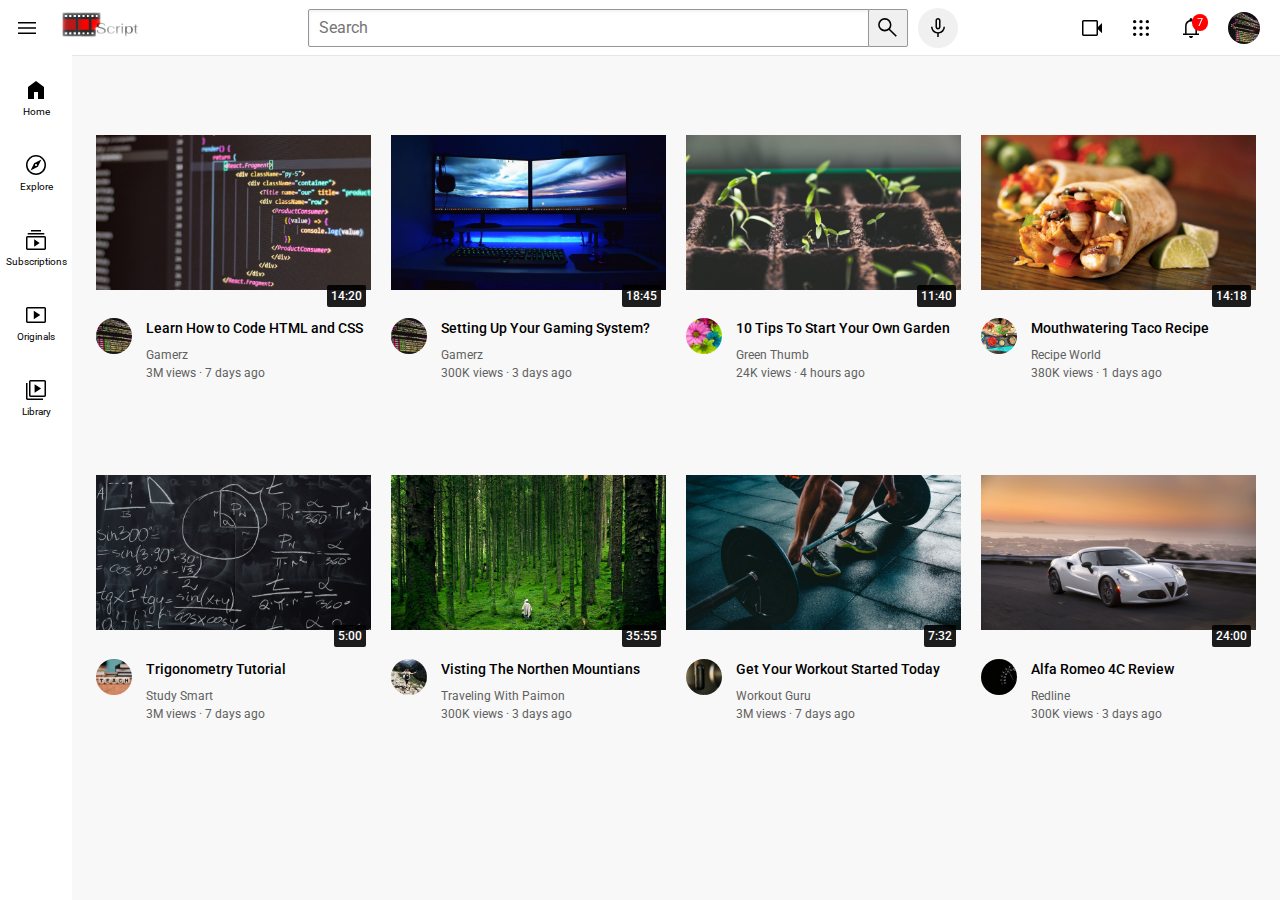
<file: index.html>
<!DOCTYPE html>
<html lang="en">
<head>
    <meta charset="UTF-8">
    <meta http-equiv="X-UA-Compatible" content="IE=edge">
    <meta name="viewport" content="width=device-width, initial-scale=1.0">
    <link rel="stylesheet" href="styles/main.css">
    <link rel="stylesheet" href="styles/header.css">
    <link rel="stylesheet" href="styles/video.css">
    <link rel="stylesheet" href="styles/side-bar.css">
    <link rel="apple-touch-icon" sizes="180x180" href="logo/apple-touch-icon.png">
    <link rel="icon" type="image/png" sizes="32x32" href="logo/favicon-32x32.png">
    <link rel="icon" type="image/png" sizes="16x16" href="logo/favicon-16x16.png">
    <title>Script</title>
</head>
<body>
    <header class="header">
        <div class="left-section">
            <div class="menu-container">
                <img class="hambuger-menu" src="icons/menu.svg" alt="hambuger-menu">
                <div class="tooltip">Menu</div>  
            </div>
            <div>
                <img src="logo/Logo.png" alt="">
            </div>            
        </div>
        <div class="middle-section">
            <input class="search-bar" type="text" placeholder="Search">
            <button class="search">
                <img class="search-icon" src="icons/search.svg" alt="search">
                <div class="tooltip">Search</div>
            </button>
            <button class="mic">
                <img class="mic-icon" src="icons/mic.svg" alt="mic">
                <div class="tooltip">Search with your voice</div>
            </button>
        </div>
        <div class="right-section">  
            <div class="uploads">
                <img class="videocam" src="icons/videocam.svg" alt="videocam">
                <div class="tooltip">Create</div>
            </div>
            <div class="apps-button">
                <img class="apps" src="icons/apps.svg" alt="apps">
                <div class="tooltip">Apps</div>
            </div>            
            <div class="notifications-container">
                <img class="notifications" src="icons/notifications.svg" alt="notifications">
                <div class="notifications-count">7</div>
                <div class="tooltip">Notifications</div>
            </div> 
            <div class="current-user-picture-container">
                <img class="current-user-picture" src="channel-imgs/4.jpg" alt="">
                <div class="tooltip">Your Profile</div>
            </div>           
            
        </div>        
    </header>
    <nav class="side-bar">
        <div class="sidebar-links">
            <img src="icons/home.svg" alt="">
            <div>Home</div>
        </div>
        <div class="sidebar-links">
            <img src="icons/explore.svg" alt="">
            <div>Explore</div>
        </div>
        <div class="sidebar-links">
            <img src="icons/subscriptions.svg" alt="">
            <div>Subscriptions</div>
        </div>
        <div class="sidebar-links">
            <img src="icons/smart-display.svg" alt="">
            <div>Originals</div>
        </div>
        <div class="sidebar-links">
            <img src="icons/video-library.svg" alt="">
            <div>Library</div>
        </div>
    </nav>
    <main>
        <section class="video-grid">
            <div class="video-preview">
                <a href="">
                    <div class="video-thumbnail">
                        <img src="imgs/coding.jpg" alt="coding.jpg">
                        <div class="video-time">
                            14:20
                        </div>
                    </div>
                    
                    <div class="video-info-grid">
                        <div class="channel-imgs">
                            <img src="channel-imgs/4.jpg" alt="">
                        </div>
                        <div class="video-info">
                            <p class="video-title">Learn How to Code HTML and CSS</p>
                            <p class="video-author">Gamerz</p>
                            <p class="video-stats">3M views &#183; 7 days ago</p>
                        </div>
                    </div>
                </a>                
            </div>    
            <div class="video-preview">
                <a href="">
                    <div class="video-thumbnail">
                        <img src="imgs/computers.jpg" alt="computers.jpg">
                        <div class="video-time">
                            18:45
                        </div>
                    </div>
                    <div class="video-info-grid">
                        <div class="channel-imgs">
                            <img src="channel-imgs/4.jpg" alt="">
                        </div>
                        <div class="video-info">
                            <p class="video-title">Setting Up Your Gaming System?</p>
                            <p class="video-author">Gamerz</p>
                            <p class="video-stats">300K views &#183; 3 days ago</p>
                        </div>
                    </div>
                </a>                
            </div>    
            <div class="video-preview">
                <a href="">
                    <div class="video-thumbnail">
                        <img src="imgs/gardening.jpg" alt="gardening.jpg">
                        <div class="video-time">
                            11:40
                        </div>
                    </div>
                    <div class="video-info-grid">
                        <div class="channel-imgs">
                            <img src="channel-imgs/6.jpg" alt="">
                        </div>
                        <div class="video-info">
                            <p class="video-title">10 Tips To Start Your Own Garden</p>
                            <p class="video-author">Green Thumb</p>
                            <p class="video-stats">24K views &#183; 4 hours ago</p>
                        </div>
                    </div>
                </a>                
            </div>    
            <div class="video-preview">
                <a href="">
                    <div class="video-thumbnail">
                        <img src="imgs/tacos.jpg" alt="tacos.jpg">
                        <div class="video-time">
                            14:18
                        </div>
                    </div>
                    <div class="video-info-grid">
                        <div class="channel-imgs">
                            <img src="channel-imgs/7.jpg" alt="">
                        </div>
                        <div class="video-info">
                            <p class="video-title">Mouthwatering Taco Recipe</p>
                            <p class="video-author">Recipe World</p>
                            <p class="video-stats">380K views &#183; 1 days ago</p>
                        </div>
                    </div>
                </a>                
            </div>    
            <div class="video-preview">
                <a href="">
                    <div class="video-thumbnail">
                        <img src="imgs/trigonometry.jpg" alt="trigonometry.jpg">
                        <div class="video-time">
                            5:00
                        </div>
                    </div>
                    <div class="video-info-grid">
                        <div class="channel-imgs">
                            <img src="channel-imgs/5.jpg" alt="">
                        </div>
                        <div class="video-info">
                            <p class="video-title">Trigonometry Tutorial</p>
                            <p class="video-author">Study Smart</p>
                            <p class="video-stats">3M views &#183; 7 days ago</p>
                        </div>
                    </div>
                </a>                
            </div>    
            <div class="video-preview">
                <a href="">
                    <div class="video-thumbnail">
                        <img src="imgs/woods.jpg" alt="woods.jpg">
                        <div class="video-time">
                            35:55
                        </div>
                    </div>
                    <div class="video-info-grid">
                        <div class="channel-imgs">
                            <img src="channel-imgs/2.jpg" alt="">
                        </div>
                        <div class="video-info">
                            <p class="video-title">Visting The Northen Mountians</p>
                            <p class="video-author">Traveling With Paimon</p>
                            <p class="video-stats">300K views &#183; 3 days ago</p>
                        </div>
                    </div>
                </a>                
            </div>
            <div class="video-preview">
                <a href="">
                    <div class="video-thumbnail">
                        <img src="imgs/workout.jpg" alt="workout.jpg">
                        <div class="video-time">
                            7:32
                        </div>
                    </div>
                    <div class="video-info-grid">
                        <div class="channel-imgs">
                            <img src="channel-imgs/1.jpg" alt="">
                        </div>
                        <div class="video-info">
                            <p class="video-title">Get Your Workout Started Today</p>
                            <p class="video-author">Workout Guru</p>
                            <p class="video-stats">3M views &#183; 7 days ago</p>
                        </div>
                    </div>
                </a>                
            </div>    
            <div class="video-preview">
                <a href="">
                    <div class="video-thumbnail">
                        <img src="imgs/Alfa Romeo 4C (2).jpg" alt="Alfa Romeo 4C (2).jpg">
                        <div class="video-time">
                            24:00
                        </div>
                    </div>
                    <div class="video-info-grid">
                        <div class="channel-imgs">
                            <img src="channel-imgs/3.jpg" alt="">
                        </div>
                        <div class="video-info">
                            <p class="video-title">Alfa Romeo 4C Review</p>
                            <p class="video-author">Redline</p>
                            <p class="video-stats">300K views &#183; 3 days ago</p>
                        </div>
                    </div>
                </a>                
            </div>
        </section> 
    </main>
</body>
</html>
</file>
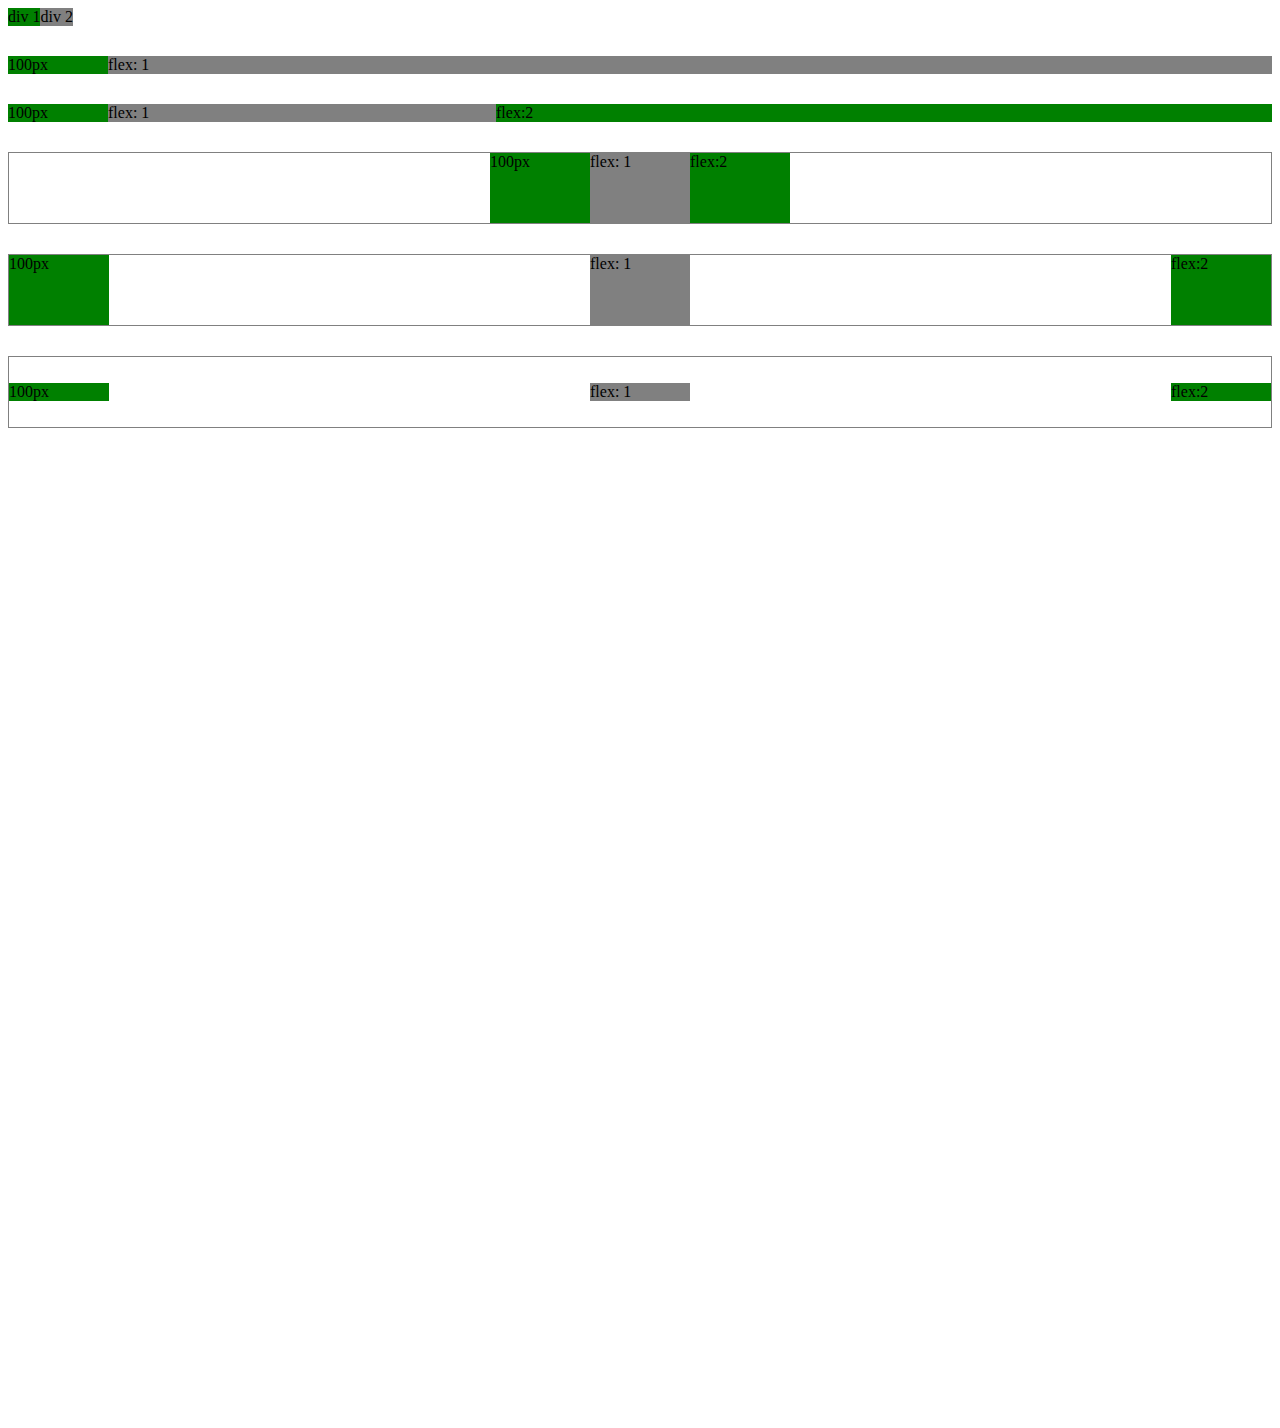
<file: flexbox.html>
<!DOCTYPE html>
<html lang="en">
<head>
    <meta charset="UTF-8">
    <meta http-equiv="X-UA-Compatible" content="IE=edge">
    <meta name="viewport" content="width=device-width, initial-scale=1.0">
    <title>Flexbox Practice</title>
</head>
<body style="margin-bottom: 1000px;">
    <div style="
        display: flex;
        flex-direction: row;
    ">
        <div style="background-color: green;">div 1</div>
        <div style="background-color: grey;">div 2</div>
    </div>    
    <div style="
        display: flex;
        flex-direction: row;
        margin-top: 30px;
    ">
        <div style="background-color: green;
        width: 100px;
        ">100px</div>
        <div style="background-color: grey;
        flex: 1;
        ">flex: 1</div>
    </div>
    <div style="
        display: flex;
        flex-direction: row;
        margin-top: 30px;
    ">
        <div style="background-color: green;
        width: 100px;
        ">100px</div>
        <div style="background-color: grey;
        flex: 1;
        ">flex: 1</div>
        <div style="background-color: green;
        flex: 2;
        ">flex:2</div>
    </div>
    <div style="
        height: 70px;
        border: solid grey 1px;
        display: flex;
        flex-direction: row;
        margin-top: 30px;
        justify-content: center;
    ">
        <div style="background-color: green;
        width: 100px;
        ">100px</div>
        <div style="background-color: grey;
        width: 100px;
        ">flex: 1</div>
        <div style="background-color: green;
        width: 100px;
        ">flex:2</div>
    </div>
    <div style="
        height: 70px;
        border: solid grey 1px;
        display: flex;
        flex-direction: row;
        margin-top: 30px;
        justify-content: space-between;
    ">
        <div style="background-color: green;
        width: 100px;
        ">100px</div>
        <div style="background-color: grey;
        width: 100px;
        ">flex: 1</div>
        <div style="background-color: green;
        width: 100px;
        ">flex:2</div>
    </div>
    <div style="
        height: 70px;
        border: solid grey 1px;
        display: flex;
        flex-direction: row;
        margin-top: 30px;
        justify-content: space-between;
        align-items: center;
    ">
        <div style="background-color: green;
        width: 100px;
        ">100px</div>
        <div style="background-color: grey;
        width: 100px;
        ">flex: 1</div>
        <div style="background-color: green;
        width: 100px;
        ">flex:2</div>
    </div>
</body>
</html>
</file>
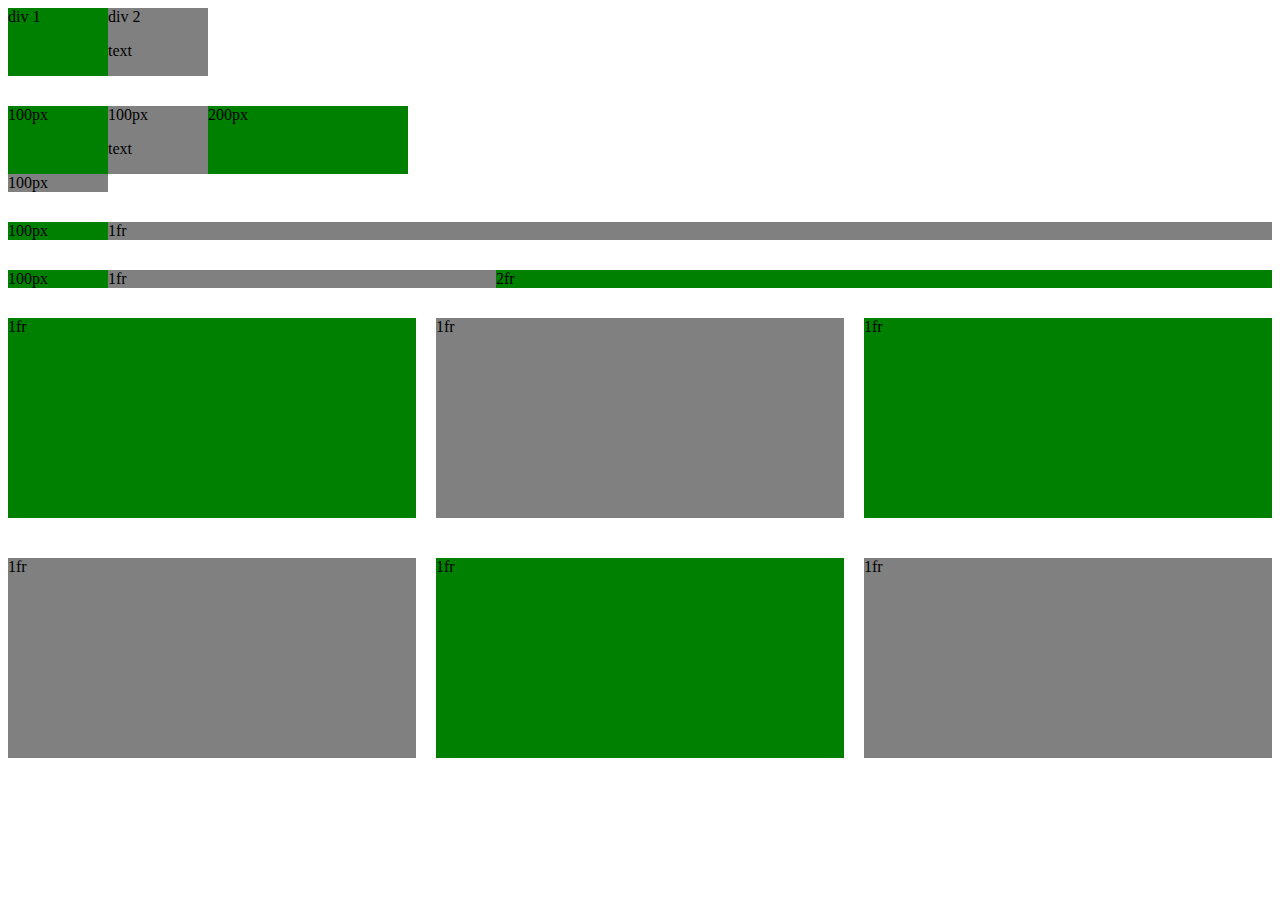
<file: grid.html>
<!DOCTYPE html>
<html lang="en">
<head>
    <meta charset="UTF-8">
    <meta http-equiv="X-UA-Compatible" content="IE=edge">
    <meta name="viewport" content="width=device-width, initial-scale=1.0">
    <title>Grid Work</title>
</head>
<body style="padding: bottom 1000px;">
    <div style="
        display: grid;            
        grid-template-columns: 100px 100px;
    ">
        <div style="background-color: green;">div 1</div>
        <div style="background-color: grey;">div 2<p>text</p></div>
    </div>
    <div style="
        margin-top: 30px;
        display: grid; 
        grid-template-columns: 100px 100px 200px;
    ">
        <div style="background-color: green;">100px</div>
        <div style="background-color: grey;">100px<p>text</p></div>
        <div style="background-color: green;">200px</div>
        <div style="background-color: grey;">100px</div>
    </div>
    <div style="
        margin-top: 30px;
        display: grid; 
        grid-template-columns: 100px 1fr;
    ">
        <div style="background-color: green;">100px</div>
        <div style="background-color: grey;">1fr</div>
    </div>
    <div style="
        margin-top: 30px;
        display: grid; 
        grid-template-columns: 100px 1fr 2fr;
    ">
        <div style="background-color: green;">100px</div>
        <div style="background-color: grey;">1fr</div>
        <div style="background-color: green;">2fr</div>
    </div>
    <div style="
        margin-top: 30px;
        display: grid; 
        grid-template-columns: 1fr 1fr 1fr;
        column-gap: 20px;
        row-gap: 40px;
    ">
        <div style="background-color: green; height: 200px;">1fr</div>
        <div style="background-color: grey; height: 200px;">1fr</div>
        <div style="background-color: green; height: 200px;">1fr</div>
        <div style="background-color: grey; height: 200px;">1fr</div>
        <div style="background-color: green; height: 200px;">1fr</div>
        <div style="background-color: grey; height: 200px;">1fr</div>
    </div>
</body>
</html>
</file>
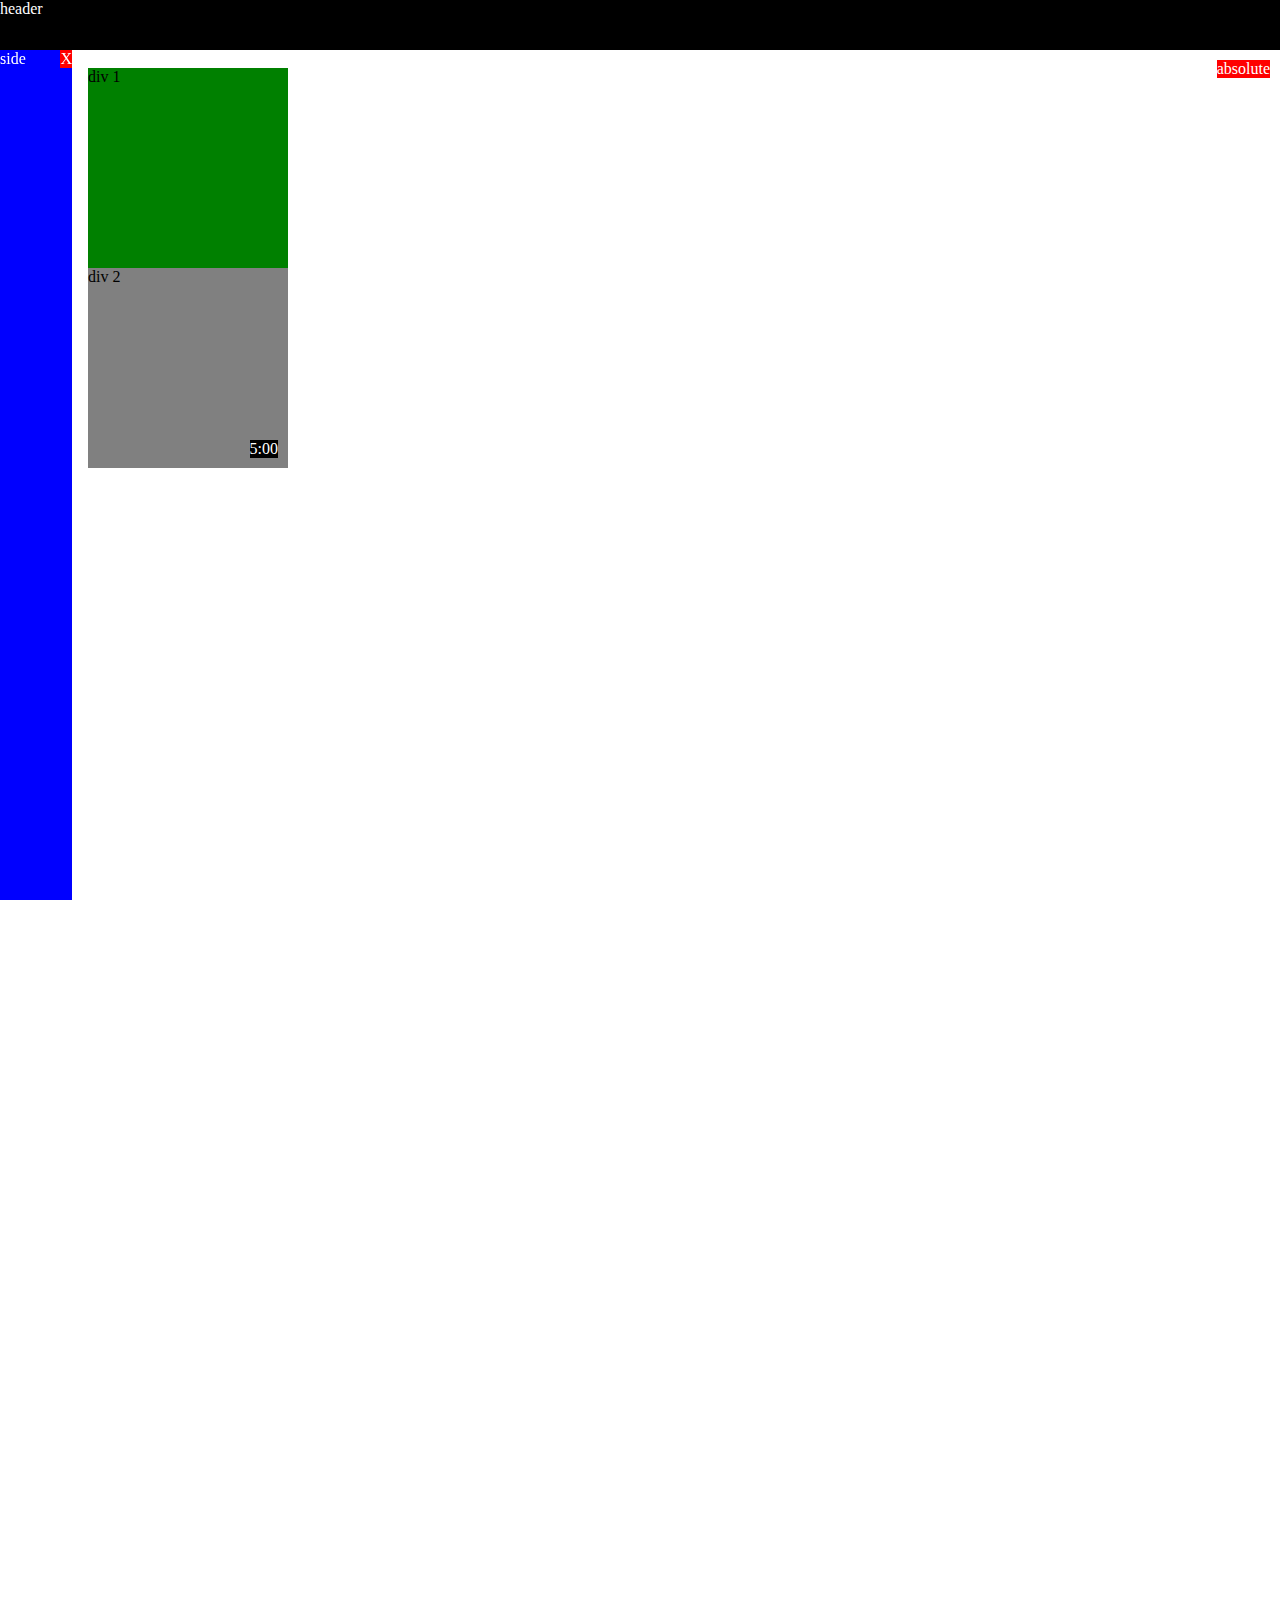
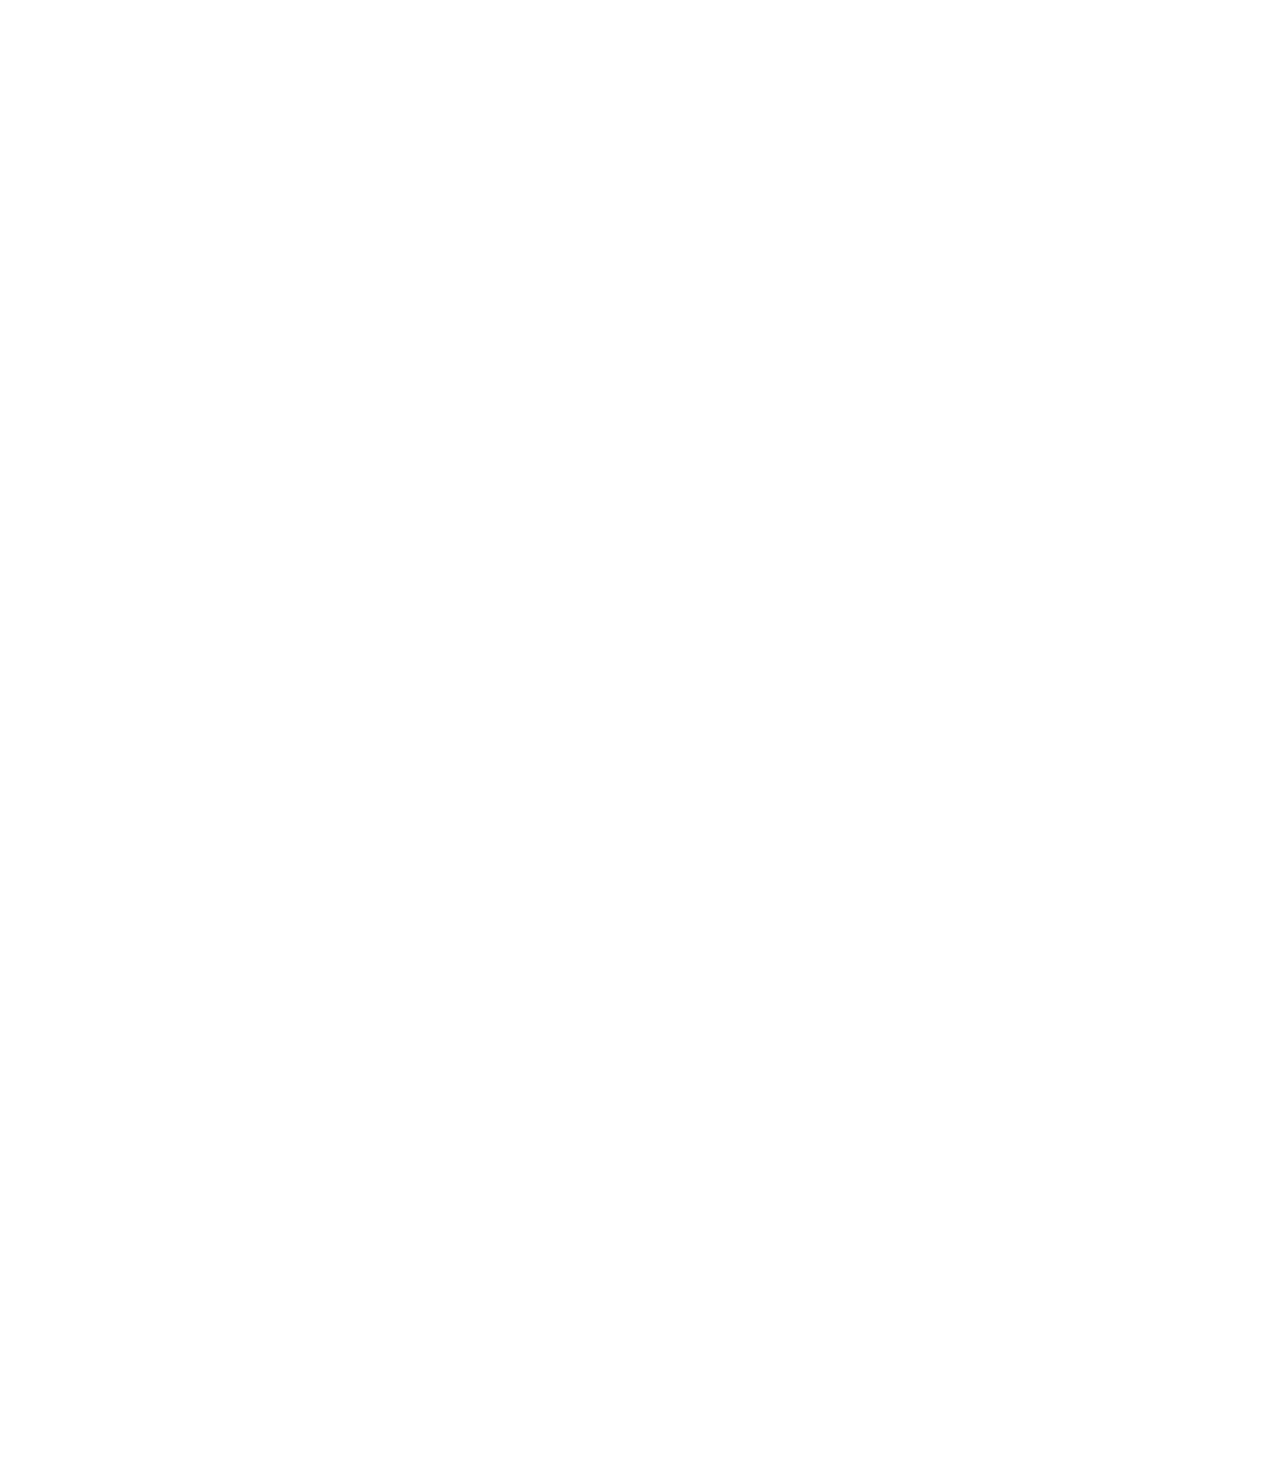
<file: position.html>
<!DOCTYPE html>
<html lang="en">
<head>
    <meta charset="UTF-8">
    <meta http-equiv="X-UA-Compatible" content="IE=edge">
    <meta name="viewport" content="width=device-width, initial-scale=1.0">
    <title>Positions Work</title>
</head>
<body style="height: 3000px;
    padding-top: 60px;
    padding-left: 80px;
">
    <div style="background-color:black;
    color: white;
    position: fixed;
    top: 0;
    left: 0;
    right: 0;
    height: 50px;
    z-index: 100;
    ">
        header
    </div>
    <div style="
    background-color: blue;
    color: white;
    position: fixed;
    left: 0;
    top: 50px;
    bottom: 0;
    width: 72px;
    ">
        side
        <div style="
        position: absolute;
        background-color: red;
        color: white;
        top: 0px;
        right: 0px;
        ">
            X
        </div>
    </div>

    <div style="
    position: absolute;
    background-color: red;
    color: white;
    top: 60px;
    right: 10px;
    ">
        absolute
    </div>

    <div style="
        background-color:green;
        height: 200px;
        width: 200px;
        position: static;
        ">div 1</div>
    <div style="
    background-color: grey;
    height: 200px;
    width: 200px;
    position: relative;
    ">div 2
        <div style="
        position: absolute;
        background-color: black;
        color: white;
        bottom: 10px;
        right: 10px;
        ">
            5:00
        </div>
    </div>
</body>
</html>
</file>
<file: styles/main.css>
@import url('https://fonts.googleapis.com/css2?family=Roboto:ital,wght@0,400;0,500;1,700&display=swap');
*{
    font-family: 'Roboto', sans-serif, Arial;
    margin: 0;
    padding: 0;
    top: 55px;
}

body{
    padding-top: 80px;
    padding-left: 96px;
    padding-right: 24px;
    background-color: rgb(248, 248, 248);
}
</file>
<file: styles/header.css>
.header{
    height: 55px;

    display: flex;
    justify-content: space-between;
    align-items: center;
    
    position: fixed;
    top: 0;
    left: 0;
    right: 0;
    z-index: 100;

    background-color: white;
    border-bottom: 1px solid rgb(230, 230, 230);
}

.left-section{
    width: 150px;
    display: flex;
    align-items: center;
}

.middle-section{
    flex: 1;
    margin-left: 70px;
    margin-right: 35px;
    max-width: 650px;
    display: flex;
    align-items: center;
}

.search{
    height: 38px;
    width: 40px;
    background-color: rgb(240, 240, 240);
    border: solid 1px rgb(150, 150, 150);
    margin-left: -2px;
    padding: 3px;
    border-radius: 2px;
}

.search,.mic,.uploads,
.apps-button, .notifications-container,
.current-user-picture-container,
.menu-container{
    top: 0;
    position: relative;
    display: flex;
    justify-content: center;
    align-items: center;
}

.search .tooltip,
.mic .tooltip,
.uploads .tooltip,
.apps-button .tooltip,
.notifications-container .tooltip,
.current-user-picture-container .tooltip,
.menu-container .tooltip{
    position: absolute;
    font-size: 12px;
    padding: 4px 8px;
    border-radius: 2px;
    background-color: grey;
    color: white;
    top: 50px;
    opacity: 0;
    transition: 0.15s;
    pointer-events: none;
    white-space: nowrap;
}

.search:hover .tooltip,
.mic:hover .tooltip,
.uploads:hover .tooltip,
.apps-button:hover .tooltip,
.notifications-container:hover .tooltip,
.current-user-picture-container:hover .tooltip,
.menu-container:hover .tooltip{
    opacity: 1;
}

.search-icon{
    height: 25px;
    width: 25px;
    cursor: pointer;
}

.search-bar{
    height: 36px;
    width: 0;
    flex: 1;
    padding-left: 10px;
    font-size: 16px;
    border: solid 1px rgb(150, 150, 150);
    border-radius: 2px;
    box-shadow: inset 1px 2px 3px rgba(0,0,0,0.05);
}

.search-bar::placeholder{
    font-size: 16px;
}

.mic{
    height: 40px;
    width: 40px;
    margin-left: 10px;
    border-radius: 20px;
    border: none;
    background-color: rgb(240, 240, 240);
    cursor: pointer;
}

.mic-icon{
    height: 24px;
    width: 24px;
}

.right-section{
    width: 180px;
    display: flex;
    align-items: center;
    justify-content: space-between;
    margin-right: 20px;
    flex-shrink: 0;
}

.hambuger-menu{
    height: 24px;
    margin: 0px 24px;
    cursor: pointer;
}

.videocam,
.apps,
.notifications{
    height: 24px;
    width: 24px;
    cursor: pointer;
}

.notifications-container{
    position: relative;
    display: flex;
    top: 0px;
}

.notifications-count{
    position: absolute;
    top: -2px;
    right: -5px;
    background-color: red;
    color: white;
    font-size: 11px;
    padding: 2px 5px;
    border-radius: 16px;
}

.current-user-picture{
    height: 32px;
    width: 32px;
    border-radius: 16px;
    cursor: pointer;
}
</file>
<file: styles/video.css>
.video-grid{
    display: grid;
    grid-template-columns: 1fr 1fr 1fr 1fr;
    column-gap: 20px;
    row-gap: 40px;
}

@media (max-width: 500px){
    .video-grid{
        grid-template-columns: 1fr;
    }
}

@media (min-width:501px) and (max-width: 999px){
    .video-grid{
        grid-template-columns: 1fr 1fr 1fr;
    }
}

img{
    width: 100%;
}

.video-preview a{
    color: black;
    text-decoration: none;
}

.video-thumbnail{
    width: 100%;
    height: 180.422px;
    margin-bottom: 58px;
    position: relative;
}

.video-time{
    position: absolute;
    background-color: rgba(0, 0, 0, 0.89);
    color: white;
    font-size: 12px;
    font-weight: 500;
    top: 150px;
    right: 5px;
    padding: 4px;
    border-radius: 2px;
}

.video-info-grid{
    display: grid;
    grid-template-columns: 50px 1fr;
}

.channel-imgs,
.video-info{
    display: inline-block;
}

.channel-imgs{
    height: 36px;
    width: 36px;
    vertical-align: top;
}

.channel-imgs img{
    width: 100%;
    height: 100%;
    object-fit: cover;
    border-radius: 50px;
}

.video-title{
    font-size: 14px;
    font-weight: 500;
    line-height: 20px;
    margin-bottom: 10px;
}

.video-author,
.video-stats{
    font-size: 12px;
    color: #606060;
}

.video-author{
    margin-bottom: 4px;
}
</file>
<file: styles/side-bar.css>
.side-bar{
    position: fixed;
    bottom: 0;
    left: 0;
    top: 55px;
    background-color: white;
    width: 72px;
    z-index: 200;
    padding-top: 5px;
}

.sidebar-links{
    height: 75px;
    display: flex;
    justify-content: center;
    align-items: center;
    flex-direction: column;
    cursor: pointer;
}

.sidebar-links:hover{
    background-color: rgb(230, 230, 230);
}

.sidebar-links img{
    height: 24px;
    width: 24px;
    margin-bottom: 4px;
}

.sidebar-links div{
    font-size: 10px;
}
</file>
